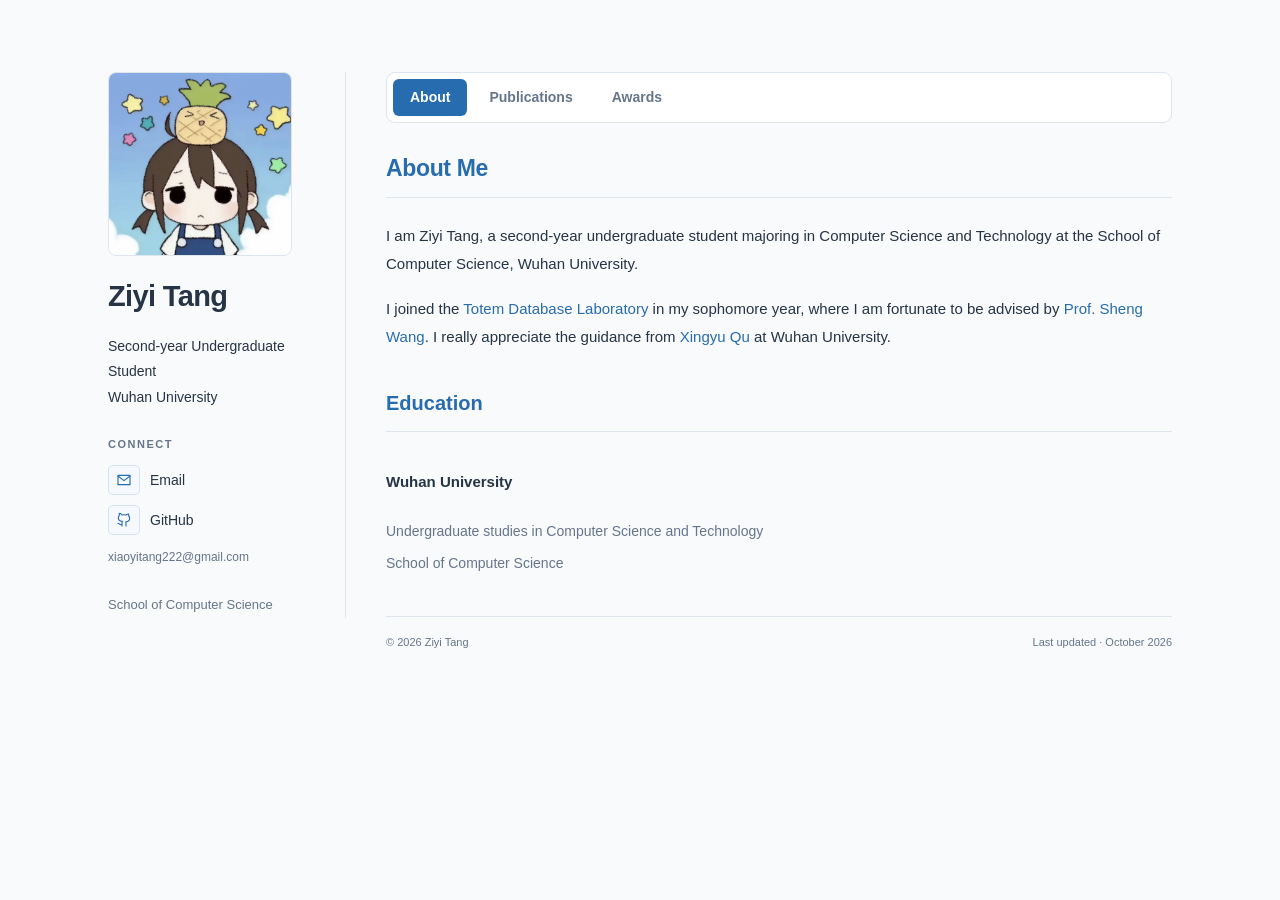
<file: index.html>
<!doctype html>
<html lang="en">
<head>
  <meta charset="utf-8">
  <meta name="viewport" content="width=device-width, initial-scale=1">
  <meta name="description" content="Academic personal homepage">
  <meta name="color-scheme" content="light">
  <title>Academic Homepage</title>
  <link rel="icon" href="./assets/favicon.svg" type="image/svg+xml">
  <link rel="stylesheet" href="./css/style.css?v=20261011-award-dates">
  <script src="./js/main.js?v=20261011-award-dates" defer></script>
</head>
<body>
  <a class="skip-link" href="#main-content">Skip to content</a>
  <div class="page-shell">
    <aside id="profile" class="sidebar" aria-label="Personal information" hidden></aside>
    <main id="main-content" class="main-content" tabindex="-1">
      <nav id="navigation" class="navigation" aria-label="Main navigation" hidden></nav>
      <div id="status" class="status" role="status" aria-live="polite">
        <h1>Academic Homepage</h1>
        <p>Loading profile…</p>
      </div>
      <div id="sections"></div>
      <footer id="footer" class="footer" hidden></footer>
      <noscript>
        <div class="status">
          <h2>JavaScript is required</h2>
          <p>Enable JavaScript in your browser to load this profile.</p>
        </div>
      </noscript>
    </main>
  </div>
</body>
</html>
</file>
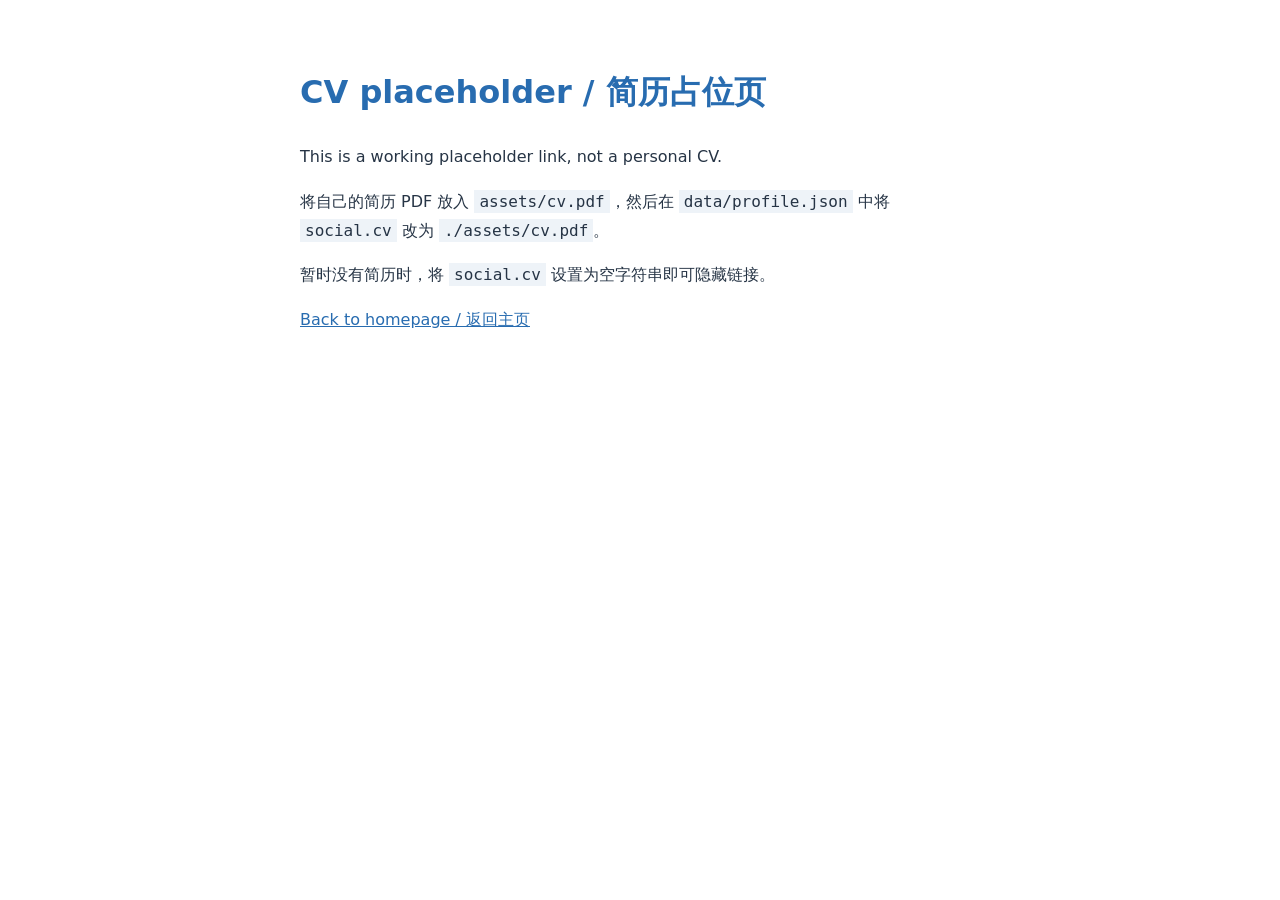
<file: assets/cv-example.html>
<!doctype html>
<html lang="en">
<head>
  <meta charset="utf-8">
  <meta name="viewport" content="width=device-width, initial-scale=1">
  <title>CV example — replace this file</title>
  <style>
    body { font: 16px/1.8 system-ui, sans-serif; color: #263445; max-width: 680px; margin: 64px auto; padding: 0 24px; }
    h1 { color: #286cb0; } a { color: #286cb0; }
    code { background: #eef3f8; padding: 2px 5px; }
  </style>
</head>
<body>
  <h1>CV placeholder / 简历占位页</h1>
  <p>This is a working placeholder link, not a personal CV.</p>
  <p>将自己的简历 PDF 放入 <code>assets/cv.pdf</code>，然后在 <code>data/profile.json</code> 中将 <code>social.cv</code> 改为 <code>./assets/cv.pdf</code>。</p>
  <p>暂时没有简历时，将 <code>social.cv</code> 设置为空字符串即可隐藏链接。</p>
  <p><a href="../index.html">Back to homepage / 返回主页</a></p>
</body>
</html>
</file>
<file: css/style.css>
:root {
  --background: #f8fafc;
  --surface: #fff;
  --text: #263445;
  --muted: #66758a;
  --blue: #286cb0;
  --blue-dark: #1d5287;
  --line: #dfe5ed;
  --pale-blue: #eef5fc;
  font-family: -apple-system, BlinkMacSystemFont, "Segoe UI", "Noto Sans", "Microsoft YaHei", sans-serif;
  font-size: 16px;
  color: var(--text);
  background: var(--background);
}

* { box-sizing: border-box; }
body { margin: 0; line-height: 1.75; }
[hidden] { display: none !important; }
a { color: var(--blue); text-decoration: none; overflow-wrap: anywhere; }
a:hover { color: var(--blue-dark); text-decoration: underline; }
button, a { -webkit-tap-highlight-color: transparent; }
button { font: inherit; cursor: pointer; }
a:focus-visible, button:focus-visible, [tabindex="-1"]:focus-visible {
  outline: 3px solid var(--blue);
  outline-offset: 4px;
  border-radius: 3px;
}
h1, h2, h3, p { margin: 0; }
svg { display: block; }
.skip-link { position: fixed; top: -80px; left: 20px; z-index: 10; padding: 10px 16px; background: #fff; }
.skip-link:focus { top: 12px; }
.page-shell { max-width: 1120px; margin: 72px auto 40px; padding: 0 28px; display: grid; grid-template-columns: 238px minmax(0, 1fr); gap: 40px; align-items: start; }
.sidebar { border-right: 1px solid var(--line); padding-right: 30px; position: sticky; top: 36px; }
.avatar { width: 184px; height: 184px; margin-bottom: 22px; border: 1px solid var(--line); border-radius: 8px; background: #eaf0f6; overflow: hidden; display: grid; place-items: center; }
.avatar img { display: block; width: 100%; height: 100%; object-fit: cover; }
.avatar .icon { width: 76px; height: 76px; color: #7c95ad; }
.profile-name { font-size: 29px; font-weight: 700; line-height: 1.25; letter-spacing: -.65px; overflow-wrap: anywhere; }
.local-name { color: var(--muted); margin-top: 5px; font-size: 15px; }
.identity { margin-top: 20px; font-size: 14px; line-height: 1.8; }
.sidebar-label { margin: 25px 0 9px; font-size: 11px; color: var(--muted); letter-spacing: 1.5px; font-weight: 650; text-transform: uppercase; }
.interests-summary { font-size: 13px; color: var(--muted); line-height: 1.8; }
.contact-list { list-style: none; padding: 0; margin: 0; display: grid; gap: 6px; }
.contact-link { display: flex; align-items: center; gap: 10px; width: fit-content; color: var(--text); font-size: 14px; min-height: 34px; }
.contact-link:hover { color: var(--blue); }
.email-address { margin-top: 10px; font-size: 12px; color: var(--muted); overflow-wrap: anywhere; }
.icon-box { flex-shrink: 0; display: grid; place-items: center; width: 32px; height: 30px; border-radius: 5px; border: 1px solid #d4e3f3; background: #f5f9fe; color: var(--blue); }
.icon { width: 16px; height: 16px; }
.address { margin-top: 25px; color: var(--muted); font-size: 13px; line-height: 1.9; font-style: normal; }
.main-content { min-width: 0; }
.navigation { display: flex; flex-wrap: wrap; gap: 5px; padding: 6px; background: var(--surface); border: 1px solid var(--line); border-radius: 9px; margin-bottom: 30px; }
.nav-link { display: block; padding: 6px 17px; min-height: 36px; font-size: 14px; font-weight: 600; color: var(--muted); border-radius: 6px; }
.nav-link:hover { background: var(--pale-blue); text-decoration: none; }
.nav-link[aria-current="page"] { background: var(--blue); color: #fff; }
.section-title { color: var(--blue); font-size: 23px; line-height: 1.35; font-weight: 650; padding-bottom: 13px; border-bottom: 1px solid var(--line); margin-bottom: 24px; letter-spacing: -.35px; }
.section-block + .section-block { margin-top: 34px; }
.section-block > h3 { color: var(--blue); font-size: 20px; font-weight: 650; padding-bottom: 10px; margin-bottom: 19px; border-bottom: 1px solid var(--line); }
.biography p + p { margin-top: 16px; }
.biography { font-size: 15px; line-height: 1.9; }
.empty-state { color: var(--muted); font-size: 14px; line-height: 1.8; }
.interest-list, .technology-list { list-style: none; padding: 0; margin: 0; display: flex; flex-wrap: wrap; gap: 8px; }
.interest-list li { border: 1px solid #d9e7f6; background: var(--pale-blue); color: var(--blue-dark); border-radius: 5px; padding: 4px 11px; font-size: 13px; }
.entry { padding: 20px 0; border-bottom: 1px solid var(--line); }
.entry:first-child { padding-top: 0; }
.entry:last-child { border-bottom: 0; padding-bottom: 0; }
.entry.award { padding: 16px 0; border-bottom: 1px solid var(--line); }
.entry.award:first-of-type { padding-top: 0; }
.award .entry-title { font-weight: 500; }
.award-date { margin-top: 7px; font-size: 14px; color: var(--text); }
.entry-heading { display: flex; justify-content: space-between; align-items: baseline; gap: 12px; }
.entry-title { font-size: 15px; line-height: 1.65; font-weight: 650; overflow-wrap: anywhere; }
.entry-date { font-size: 12px; color: var(--muted); white-space: nowrap; flex-shrink: 0; }
.entry-subtitle { margin-top: 4px; color: var(--muted); font-size: 14px; }
.entry-description { margin-top: 7px; color: var(--muted); font-size: 14px; line-height: 1.8; }
.year-heading { color: var(--muted); font-size: 15px; font-weight: 600; margin: 26px 0 15px; }
.year-group:first-of-type .year-heading { margin-top: 0; }
.publication .entry-title { font-size: 16px; }
.authors { font-size: 14px; margin-top: 6px; }
.authors strong { font-weight: 650; }
.venue { font-size: 14px; color: var(--muted); margin-top: 3px; font-style: italic; }
.resource-links { display: flex; flex-wrap: wrap; gap: 8px; margin-top: 11px; }
.resource-link { font-size: 12px; font-weight: 600; border: 1px solid #ccddef; border-radius: 4px; padding: 2px 10px; display: inline-flex; gap: 5px; align-items: center; min-height: 28px; }
.resource-link:hover { background: var(--pale-blue); text-decoration: none; }
.resource-link .icon { width: 12px; height: 12px; }
.project { display: grid; grid-template-columns: minmax(0, 1fr); gap: 20px; }
.project.has-image { grid-template-columns: 160px minmax(0, 1fr); }
.project-image { aspect-ratio: 4 / 3; align-self: start; border: 1px solid var(--line); border-radius: 6px; overflow: hidden; display: grid; place-items: center; background: #edf3f9; color: var(--muted); font-size: 12px; }
.project-image img { display: block; width: 100%; height: 100%; object-fit: cover; }
.technology-list { gap: 7px; margin-top: 10px; }
.technology-list li { font-size: 11px; background: #eaf0f5; color: #51647b; border-radius: 4px; padding: 1px 7px; }
.footer { border-top: 1px solid var(--line); margin-top: 40px; padding-top: 16px; color: var(--muted); font-size: 11px; display: flex; flex-wrap: wrap; justify-content: space-between; gap: 6px 20px; }
.demo-note { flex-basis: 100%; }
.status { padding: 30px 24px; background: var(--surface); border: 1px solid var(--line); border-radius: 8px; }
.status h1, .status h2 { font-size: 22px; color: var(--blue); margin-bottom: 10px; }
.status p { color: var(--muted); font-size: 14px; }
.retry-button { color: #fff; background: var(--blue); border: 0; padding: 7px 16px; border-radius: 5px; margin-top: 18px; }
body.is-loading .page-shell, body.has-error .page-shell { display: block; max-width: 800px; }

@media (min-width: 1400px) { .page-shell { margin-top: 88px; } }
@media (max-width: 900px) {
  .page-shell { grid-template-columns: 210px minmax(0, 1fr); gap: 26px; padding: 0 24px; margin-top: 45px; }
  .sidebar { padding-right: 22px; }
  .avatar { width: 164px; height: 164px; }
  .nav-link { padding: 6px 12px; }
  .project.has-image { grid-template-columns: 120px minmax(0, 1fr); }
  .entry-heading { flex-wrap: wrap; gap: 2px 12px; }
}
@media (max-width: 680px) {
  .page-shell { display: block; margin: 28px auto; padding: 0 22px; }
  .sidebar { position: static; border-right: 0; border-bottom: 1px solid var(--line); padding: 0 0 26px; margin-bottom: 25px; display: grid; grid-template-columns: 98px minmax(0, 1fr); gap: 0 19px; }
  .avatar { width: 98px; height: 98px; margin: 0; grid-column: 1; grid-row: 1 / 4; }
  .avatar .icon { width: 48px; height: 48px; }
  .profile-heading { grid-column: 2; }
  .profile-name { font-size: 26px; }
  .identity { grid-column: 2; margin-top: 10px; font-size: 13px; }
  .research-summary { grid-column: 1 / -1; }
  .research-summary .sidebar-label { margin-top: 20px; }
  .contact-group { grid-column: 1 / -1; }
  .contact-group .sidebar-label { margin-top: 17px; }
  .contact-list { display: flex; flex-wrap: wrap; gap: 7px 17px; }
  .contact-link { font-size: 13px; }
  .address { grid-column: 1 / -1; margin-top: 15px; }
  .navigation { gap: 3px; margin-bottom: 25px; }
  .nav-link { padding: 7px 10px; font-size: 12px; }
  .section-title { font-size: 22px; }
  .biography { font-size: 14px; }
  .project.has-image { grid-template-columns: 110px minmax(0, 1fr); gap: 15px; }
  .footer { margin-top: 30px; }
}
@media (max-width: 380px) {
  .page-shell { padding: 0 16px; }
  .nav-link { padding: 7px 8px; }
  .project.has-image { grid-template-columns: minmax(0, 1fr); }
  .project-image { width: 160px; }
}
@media print {
  :root { background: #fff; }
  .page-shell { margin: 0; max-width: none; padding: 0; grid-template-columns: 190px minmax(0, 1fr); gap: 25px; }
  .sidebar { position: static; }
  .navigation, .skip-link { display: none !important; }
  #sections > section[hidden] { display: block !important; margin-top: 30px; }
  .entry { break-inside: avoid; }
}
</file>
